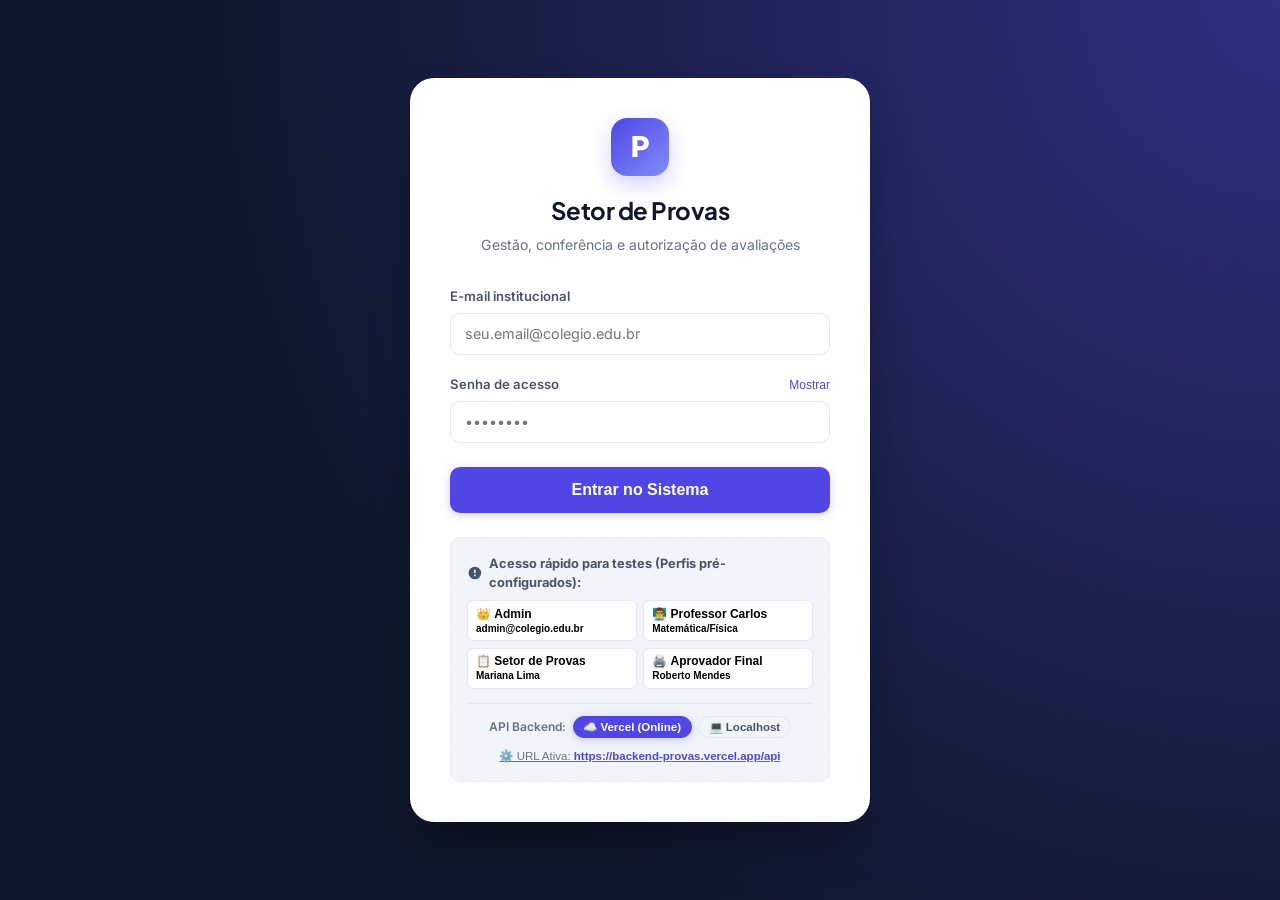
<file: frontend/index.html>
<!DOCTYPE html>
<html lang="pt-BR">
<head>
  <meta charset="UTF-8">
  <meta name="viewport" content="width=device-width, initial-scale=1.0">
  <title>Sistema de Gerenciamento do Setor de Provas</title>
  <script src="js/config.js"></script>
  <script src="js/api.js"></script>
  <script>
    // Redireciona com base no estado de autenticação
    document.addEventListener('DOMContentLoaded', () => {
      const token = localStorage.getItem('token');
      if (token) {
        window.location.href = 'dashboard.html';
      } else {
        window.location.href = 'login.html';
      }
    });
  </script>
</head>
<body style="background-color: #0f172a; color: #fff; font-family: sans-serif; display: flex; align-items: center; justify-content: center; height: 100vh; margin: 0;">
  <p>Redirecionando ao Sistema do Setor de Provas...</p>
</body>
</html>
</file>
<file: frontend/css/style.css>
/* ==========================================================================
   SISTEMA DE GERENCIAMENTO DO SETOR DE PROVAS - DESIGN SYSTEM
   ========================================================================== */
@import url('https://fonts.googleapis.com/css2?family=Plus+Jakarta+Sans:wght@400;500;600;700;800&family=Inter:wght@400;500;600;700&display=swap');

:root {
  /* Paleta Primária & Cores de Marca */
  --primary: #4f46e5;
  --primary-hover: #4338ca;
  --primary-light: #eef2ff;
  --primary-dark: #3730a3;
  --primary-glow: rgba(79, 70, 229, 0.25);

  --secondary: #0d9488;
  --secondary-hover: #0f766e;
  --secondary-light: #f0fdfa;

  /* Superfícies e Tons Neutros */
  --sidebar-bg: #0f172a;
  --sidebar-hover: #1e293b;
  --sidebar-border: #334155;
  --sidebar-text: #94a3b8;
  --sidebar-text-active: #ffffff;

  --bg-body: #f8fafc;
  --bg-card: #ffffff;
  --bg-muted: #f1f5f9;
  --border: #e2e8f0;
  --border-focus: #818cf8;

  --text-main: #0f172a;
  --text-secondary: #475569;
  --text-muted: #64748b;
  --text-light: #94a3b8;

  /* Status e Alertas */
  --success: #10b981;
  --success-light: #ecfdf5;
  --success-border: #a7f3d0;
  --success-text: #065f46;

  --warning: #f59e0b;
  --warning-light: #fffbeb;
  --warning-border: #fde68a;
  --warning-text: #92400e;

  --danger: #ef4444;
  --danger-light: #fef2f2;
  --danger-border: #fecaca;
  --danger-text: #991b1b;

  --info: #0284c7;
  --info-light: #f0f9ff;
  --info-border: #bae6fd;
  --info-text: #075985;

  --purple: #8b5cf6;
  --purple-light: #f5f3ff;
  --purple-border: #ddd6fe;
  --purple-text: #5b21b6;

  /* Dimensões e Efeitos */
  --sidebar-width: 260px;
  --header-height: 70px;
  --radius-sm: 6px;
  --radius-md: 10px;
  --radius-lg: 16px;
  --radius-xl: 24px;
  --radius-full: 9999px;

  --shadow-sm: 0 1px 2px 0 rgb(0 0 0 / 0.05);
  --shadow-md: 0 4px 6px -1px rgb(0 0 0 / 0.08), 0 2px 4px -2px rgb(0 0 0 / 0.05);
  --shadow-lg: 0 10px 15px -3px rgb(0 0 0 / 0.08), 0 4px 6px -4px rgb(0 0 0 / 0.04);
  --shadow-xl: 0 20px 25px -5px rgb(0 0 0 / 0.1), 0 8px 10px -6px rgb(0 0 0 / 0.04);

  --transition-fast: 150ms cubic-bezier(0.4, 0, 0.2, 1);
  --transition-normal: 250ms cubic-bezier(0.4, 0, 0.2, 1);
}

/* Reset Básico */
*, *::before, *::after {
  box-sizing: border-box;
  margin: 0;
  padding: 0;
}

body {
  font-family: 'Inter', system-ui, -apple-system, sans-serif;
  background-color: var(--bg-body);
  color: var(--text-main);
  line-height: 1.5;
  -webkit-font-smoothing: antialiased;
}

h1, h2, h3, h4, h5, h6 {
  font-family: 'Plus Jakarta Sans', system-ui, sans-serif;
  font-weight: 700;
  color: var(--text-main);
  letter-spacing: -0.02em;
}

a {
  color: var(--primary);
  text-decoration: none;
  transition: color var(--transition-fast);
}

a:hover {
  color: var(--primary-hover);
}

/* ==========================================================================
   LAYOUT PRINCIPAL
   ========================================================================== */
.app-container {
  display: flex;
  min-height: 100vh;
}

/* Sidebar */
.sidebar {
  width: var(--sidebar-width);
  background-color: var(--sidebar-bg);
  color: var(--sidebar-text);
  display: flex;
  flex-direction: column;
  position: fixed;
  top: 0;
  bottom: 0;
  left: 0;
  z-index: 100;
  transition: transform var(--transition-normal);
  border-right: 1px solid rgba(255, 255, 255, 0.08);
}

.sidebar-header {
  height: var(--header-height);
  display: flex;
  align-items: center;
  padding: 0 1.5rem;
  gap: 0.75rem;
  border-bottom: 1px solid rgba(255, 255, 255, 0.08);
}

.brand-logo-icon {
  width: 38px;
  height: 38px;
  background: linear-gradient(135deg, var(--primary), #818cf8);
  border-radius: var(--radius-md);
  display: flex;
  align-items: center;
  justify-content: center;
  color: #fff;
  font-weight: 800;
  font-size: 1.25rem;
  box-shadow: 0 4px 12px var(--primary-glow);
}

.brand-title {
  display: flex;
  flex-direction: column;
}

.brand-name {
  font-size: 1rem;
  font-weight: 800;
  color: #fff;
  letter-spacing: -0.01em;
}

.brand-subtitle {
  font-size: 0.7rem;
  color: var(--secondary);
  font-weight: 600;
  text-transform: uppercase;
  letter-spacing: 0.05em;
}

.sidebar-nav {
  flex: 1;
  padding: 1.5rem 1rem;
  overflow-y: auto;
  display: flex;
  flex-direction: column;
  gap: 0.35rem;
}

.nav-section-title {
  font-size: 0.68rem;
  font-weight: 700;
  text-transform: uppercase;
  letter-spacing: 0.08em;
  color: var(--text-light);
  padding: 0.75rem 0.75rem 0.25rem;
}

.nav-item {
  display: flex;
  align-items: center;
  gap: 0.85rem;
  padding: 0.7rem 0.85rem;
  color: var(--sidebar-text);
  border-radius: var(--radius-md);
  font-size: 0.9rem;
  font-weight: 500;
  transition: all var(--transition-fast);
}

.nav-item svg {
  width: 20px;
  height: 20px;
  stroke-width: 2;
  flex-shrink: 0;
}

.nav-item:hover {
  background-color: var(--sidebar-hover);
  color: var(--sidebar-text-active);
  transform: translateX(3px);
}

.nav-item.active {
  background-color: var(--primary);
  color: #ffffff;
  box-shadow: 0 4px 12px var(--primary-glow);
}

.sidebar-footer {
  padding: 1.25rem 1rem;
  border-top: 1px solid rgba(255, 255, 255, 0.08);
}

/* Conteúdo Principal */
.main-wrapper {
  flex: 1;
  margin-left: var(--sidebar-width);
  display: flex;
  flex-direction: column;
  min-height: 100vh;
}

/* Header Superior */
.top-header {
  height: var(--header-height);
  background-color: var(--bg-card);
  border-bottom: 1px solid var(--border);
  display: flex;
  align-items: center;
  justify-content: space-between;
  padding: 0 2rem;
  position: sticky;
  top: 0;
  z-index: 50;
  backdrop-filter: blur(8px);
}

.header-left {
  display: flex;
  align-items: center;
  gap: 1rem;
}

.toggle-sidebar-btn {
  display: none;
  background: none;
  border: none;
  color: var(--text-secondary);
  cursor: pointer;
  padding: 0.5rem;
  border-radius: var(--radius-sm);
}

.page-title-header {
  font-size: 1.25rem;
  font-weight: 700;
  color: var(--text-main);
}

.header-right {
  display: flex;
  align-items: center;
  gap: 1.25rem;
}

.user-profile-widget {
  display: flex;
  align-items: center;
  gap: 0.75rem;
}

.user-avatar {
  width: 40px;
  height: 40px;
  background: linear-gradient(135deg, #6366f1, #4f46e5);
  color: #fff;
  border-radius: var(--radius-full);
  display: flex;
  align-items: center;
  justify-content: center;
  font-weight: 700;
  font-size: 0.9rem;
  box-shadow: var(--shadow-sm);
}

.user-meta {
  display: flex;
  flex-direction: column;
}

.user-name {
  font-size: 0.88rem;
  font-weight: 600;
  color: var(--text-main);
}

.user-role-badge {
  font-size: 0.7rem;
  font-weight: 600;
  padding: 0.15rem 0.5rem;
  border-radius: var(--radius-full);
  display: inline-block;
  width: fit-content;
}

.badge-admin { background: #fef2f2; color: #dc2626; border: 1px solid #fecaca; }
.badge-professor { background: #eef2ff; color: #4338ca; border: 1px solid #c7d2fe; }
.badge-setor_provas { background: #f0fdf4; color: #15803d; border: 1px solid #bbf7d0; }
.badge-aprovador { background: #faf5ff; color: #7e22ce; border: 1px solid #e9d5ff; }
.badge-coordenacao { background: #f0fdfa; color: #0f766e; border: 1px solid #99f6e4; }

.btn-logout {
  display: flex;
  align-items: center;
  gap: 0.4rem;
  padding: 0.5rem 0.85rem;
  font-size: 0.85rem;
  color: var(--danger);
  background-color: var(--danger-light);
  border: 1px solid var(--danger-border);
  border-radius: var(--radius-md);
  font-weight: 600;
  cursor: pointer;
  transition: all var(--transition-fast);
}

.btn-logout:hover {
  background-color: #fee2e2;
  transform: translateY(-1px);
}

/* Área de Conteúdo da Página */
.page-content {
  flex: 1;
  padding: 2rem;
  max-width: 1440px;
  width: 100%;
  margin: 0 auto;
}

/* ==========================================================================
   CARDS E INDICADORES (DASHBOARD)
   ========================================================================== */
.stats-grid {
  display: grid;
  grid-template-columns: repeat(auto-fit, minmax(220px, 1fr));
  gap: 1.25rem;
  margin-bottom: 2rem;
}

.stat-card {
  background-color: var(--bg-card);
  border: 1px solid var(--border);
  border-radius: var(--radius-lg);
  padding: 1.25rem 1.5rem;
  box-shadow: var(--shadow-sm);
  display: flex;
  flex-direction: column;
  transition: all var(--transition-normal);
  position: relative;
  overflow: hidden;
}

.stat-card:hover {
  transform: translateY(-3px);
  box-shadow: var(--shadow-md);
  border-color: var(--border-focus);
}

.stat-card-top {
  display: flex;
  align-items: center;
  justify-content: space-between;
  margin-bottom: 0.75rem;
}

.stat-title {
  font-size: 0.82rem;
  font-weight: 600;
  color: var(--text-muted);
  text-transform: uppercase;
  letter-spacing: 0.05em;
}

.stat-icon {
  width: 36px;
  height: 36px;
  border-radius: var(--radius-md);
  display: flex;
  align-items: center;
  justify-content: center;
}

.stat-icon svg {
  width: 20px;
  height: 20px;
}

.stat-number {
  font-size: 2.1rem;
  font-weight: 800;
  line-height: 1;
  color: var(--text-main);
  margin-bottom: 0.5rem;
  font-family: 'Plus Jakarta Sans', sans-serif;
}

.stat-desc {
  font-size: 0.78rem;
  color: var(--text-muted);
}

/* Variações de cor dos cards */
.stat-card.c-primary .stat-icon { background: var(--primary-light); color: var(--primary); }
.stat-card.c-warning .stat-icon { background: var(--warning-light); color: var(--warning); }
.stat-card.c-purple .stat-icon { background: var(--purple-light); color: var(--purple); }
.stat-card.c-info .stat-icon { background: var(--info-light); color: var(--info); }
.stat-card.c-success .stat-icon { background: var(--success-light); color: var(--success); }
.stat-card.c-danger .stat-icon { background: var(--danger-light); color: var(--danger); }

/* Banner de Alerta / Ação Necessária */
.action-banner {
  background: linear-gradient(135deg, #1e1b4b, #312e81);
  color: #fff;
  border-radius: var(--radius-lg);
  padding: 1.25rem 1.75rem;
  margin-bottom: 2rem;
  display: flex;
  align-items: center;
  justify-content: space-between;
  box-shadow: var(--shadow-md);
  gap: 1.5rem;
}

.banner-content h3 {
  color: #fff;
  font-size: 1.15rem;
  margin-bottom: 0.25rem;
}

.banner-content p {
  color: #c7d2fe;
  font-size: 0.88rem;
}

/* ==========================================================================
   FILTROS RÁPIDOS & BARRA DE BUSCA
   ========================================================================== */
.filter-bar-card {
  background-color: var(--bg-card);
  border: 1px solid var(--border);
  border-radius: var(--radius-lg);
  padding: 1.25rem 1.5rem;
  margin-bottom: 1.75rem;
  box-shadow: var(--shadow-sm);
}

.filter-grid {
  display: grid;
  grid-template-columns: repeat(auto-fit, minmax(180px, 1fr));
  gap: 1rem;
  align-items: flex-end;
}

.form-group {
  display: flex;
  flex-direction: column;
  gap: 0.4rem;
}

.form-label {
  font-size: 0.82rem;
  font-weight: 600;
  color: var(--text-secondary);
}

.form-control {
  width: 100%;
  height: 42px;
  padding: 0 0.85rem;
  font-size: 0.9rem;
  color: var(--text-main);
  background-color: #fff;
  border: 1px solid var(--border);
  border-radius: var(--radius-md);
  transition: all var(--transition-fast);
  font-family: inherit;
}

.form-control:focus {
  outline: none;
  border-color: var(--primary);
  box-shadow: 0 0 0 3px var(--primary-glow);
}

textarea.form-control {
  height: auto;
  min-height: 85px;
  padding: 0.75rem 0.85rem;
}

/* Pill Tabs de Filtro Rápido (Trimestre & AG/AD) */
.pill-filter-group {
  display: flex;
  align-items: center;
  gap: 0.5rem;
  flex-wrap: wrap;
  margin-top: 0.75rem;
  padding-top: 0.75rem;
  border-top: 1px solid var(--border);
}

.pill-filter-label {
  font-size: 0.8rem;
  font-weight: 700;
  color: var(--text-muted);
  margin-right: 0.5rem;
}

.pill-btn {
  background: var(--bg-muted);
  border: 1px solid var(--border);
  color: var(--text-secondary);
  padding: 0.35rem 0.85rem;
  border-radius: var(--radius-full);
  font-size: 0.8rem;
  font-weight: 600;
  cursor: pointer;
  transition: all var(--transition-fast);
}

.pill-btn:hover {
  background: #e2e8f0;
  color: var(--text-main);
}

.pill-btn.active {
  background: var(--primary);
  color: #fff;
  border-color: var(--primary);
  box-shadow: 0 2px 8px var(--primary-glow);
}

/* ==========================================================================
   BOTÕES E COMPONENTES DE AÇÃO
   ========================================================================== */
.btn {
  display: inline-flex;
  align-items: center;
  justify-content: center;
  gap: 0.5rem;
  height: 42px;
  padding: 0 1.25rem;
  font-size: 0.9rem;
  font-weight: 600;
  border-radius: var(--radius-md);
  border: 1px solid transparent;
  cursor: pointer;
  transition: all var(--transition-fast);
  white-space: nowrap;
}

.btn svg {
  width: 18px;
  height: 18px;
}

.btn-primary {
  background-color: var(--primary);
  color: #fff;
  box-shadow: 0 2px 8px var(--primary-glow);
}

.btn-primary:hover {
  background-color: var(--primary-hover);
  transform: translateY(-1px);
}

.btn-secondary {
  background-color: var(--bg-card);
  border-color: var(--border);
  color: var(--text-main);
}

.btn-secondary:hover {
  background-color: var(--bg-muted);
}

.btn-success {
  background-color: var(--success);
  color: #fff;
}

.btn-success:hover {
  background-color: #059669;
}

.btn-danger {
  background-color: var(--danger);
  color: #fff;
}

.btn-danger:hover {
  background-color: #dc2626;
}

.btn-print {
  background: linear-gradient(135deg, #059669, #10b981);
  color: #fff;
  font-weight: 700;
  box-shadow: 0 4px 14px rgba(16, 185, 129, 0.35);
}

.btn-print:hover:not(:disabled) {
  background: linear-gradient(135deg, #047857, #059669);
  transform: translateY(-2px);
}

.btn-print:disabled {
  background: #cbd5e1;
  color: #64748b;
  cursor: not-allowed;
  box-shadow: none;
  opacity: 0.7;
}

.btn-sm {
  height: 32px;
  padding: 0 0.85rem;
  font-size: 0.8rem;
}

/* ==========================================================================
   TABELAS E LISTAGENS
   ========================================================================== */
.table-card {
  background-color: var(--bg-card);
  border: 1px solid var(--border);
  border-radius: var(--radius-lg);
  box-shadow: var(--shadow-sm);
  overflow: hidden;
  margin-bottom: 2rem;
}

.table-header-box {
  padding: 1.25rem 1.5rem;
  display: flex;
  align-items: center;
  justify-content: space-between;
  border-bottom: 1px solid var(--border);
}

.table-title {
  font-size: 1.1rem;
  font-weight: 700;
}

.table-responsive {
  width: 100%;
  overflow-x: auto;
}

.data-table {
  width: 100%;
  border-collapse: collapse;
  text-align: left;
  font-size: 0.88rem;
}

.data-table th {
  background-color: #f8fafc;
  color: var(--text-muted);
  font-weight: 600;
  font-size: 0.75rem;
  text-transform: uppercase;
  letter-spacing: 0.05em;
  padding: 0.85rem 1.25rem;
  border-bottom: 1px solid var(--border);
  white-space: nowrap;
}

.data-table td {
  padding: 1rem 1.25rem;
  border-bottom: 1px solid var(--border);
  color: var(--text-secondary);
  vertical-align: middle;
}

.data-table tbody tr {
  transition: background-color var(--transition-fast);
}

.data-table tbody tr:hover {
  background-color: #f8fafc;
}

.data-table tbody tr:last-child td {
  border-bottom: none;
}

/* Badges de Status das Provas */
.status-badge {
  display: inline-flex;
  align-items: center;
  gap: 0.35rem;
  padding: 0.25rem 0.65rem;
  border-radius: var(--radius-full);
  font-size: 0.75rem;
  font-weight: 600;
  white-space: nowrap;
}

.status-enviada { background: #e0f2fe; color: #0369a1; border: 1px solid #bae6fd; }
.status-aguardando-conferencia { background: #fef3c7; color: #b45309; border: 1px solid #fde68a; }
.status-em-conferencia { background: #f3e8ff; color: #6b21a8; border: 1px solid #e9d5ff; }
.status-aguardando-correcao { background: #ffedd5; color: #c2410c; border: 1px solid #fed7aa; }
.status-aguardando-validacao-do-professor { background: #cffafe; color: #0e7490; border: 1px solid #a5f3fc; }
.status-ajustes-solicitados { background: #ffe4e6; color: #be123c; border: 1px solid #fecdd3; }
.status-aguardando-aprovacao-final { background: #e0e7ff; color: #4338ca; border: 1px solid #c7d2fe; }
.status-aprovada-para-impressao {
  background: #d1fae5;
  color: #047857;
  border: 1px solid #a7f3d0;
  box-shadow: 0 0 10px rgba(16, 185, 129, 0.2);
}
.status-concluida { background: #f1f5f9; color: #334155; border: 1px solid #cbd5e1; }

.status-dot {
  width: 7px;
  height: 7px;
  border-radius: 50%;
  background-color: currentColor;
}

/* Badges de Divisão (AG / AD) e Trimestre */
.badge-divisao {
  font-size: 0.72rem;
  font-weight: 700;
  padding: 0.15rem 0.5rem;
  border-radius: var(--radius-sm);
  display: inline-block;
}

.badge-divisao-ag {
  background-color: #e0e7ff;
  color: #3730a3;
  border: 1px solid #c7d2fe;
}

.badge-divisao-ad {
  background-color: #ccfbf1;
  color: #115e59;
  border: 1px solid #99f6e4;
}

.badge-trimestre {
  font-size: 0.72rem;
  font-weight: 600;
  color: var(--text-muted);
  background: var(--bg-muted);
  padding: 0.15rem 0.45rem;
  border-radius: var(--radius-sm);
  border: 1px solid var(--border);
}

/* ==========================================================================
   ESTEIRA / TIMELINE DE STATUS NA TELA DE DETALHES
   ========================================================================== */
.stepper-container {
  background-color: var(--bg-card);
  border: 1px solid var(--border);
  border-radius: var(--radius-lg);
  padding: 1.5rem 2rem;
  margin-bottom: 2rem;
  box-shadow: var(--shadow-sm);
}

.stepper-steps {
  display: flex;
  align-items: center;
  justify-content: space-between;
  position: relative;
}

.stepper-steps::before {
  content: '';
  position: absolute;
  top: 20px;
  left: 30px;
  right: 30px;
  height: 3px;
  background-color: var(--border);
  z-index: 1;
}

.step-item {
  position: relative;
  z-index: 2;
  display: flex;
  flex-direction: column;
  align-items: center;
  gap: 0.5rem;
  text-align: center;
  max-width: 140px;
}

.step-circle {
  width: 42px;
  height: 42px;
  border-radius: 50%;
  background-color: #fff;
  border: 3px solid var(--border);
  color: var(--text-muted);
  display: flex;
  align-items: center;
  justify-content: center;
  font-weight: 700;
  font-size: 0.95rem;
  transition: all var(--transition-normal);
}

.step-title {
  font-size: 0.78rem;
  font-weight: 600;
  color: var(--text-muted);
}

.step-item.completed .step-circle {
  background-color: var(--success);
  border-color: var(--success);
  color: #fff;
}

.step-item.completed .step-title {
  color: var(--success-text);
  font-weight: 700;
}

.step-item.active .step-circle {
  background-color: #fff;
  border-color: var(--primary);
  color: var(--primary);
  box-shadow: 0 0 0 4px var(--primary-glow);
}

.step-item.active .step-title {
  color: var(--primary);
  font-weight: 700;
}

/* ==========================================================================
   MODAIS E OVERLAYS
   ========================================================================== */
.modal-overlay {
  position: fixed;
  inset: 0;
  background-color: rgba(15, 23, 42, 0.65);
  backdrop-filter: blur(4px);
  z-index: 1000;
  display: flex;
  align-items: center;
  justify-content: center;
  padding: 1.5rem;
  opacity: 0;
  visibility: hidden;
  transition: all var(--transition-normal);
}

.modal-overlay.active {
  opacity: 1;
  visibility: visible;
}

.modal-card {
  background-color: var(--bg-card);
  border-radius: var(--radius-xl);
  width: 100%;
  max-width: 600px;
  max-height: 90vh;
  overflow-y: auto;
  box-shadow: var(--shadow-xl);
  transform: scale(0.95) translateY(10px);
  transition: all var(--transition-normal);
}

.modal-overlay.active .modal-card {
  transform: scale(1) translateY(0);
}

.modal-header {
  padding: 1.25rem 1.75rem;
  border-bottom: 1px solid var(--border);
  display: flex;
  align-items: center;
  justify-content: space-between;
}

.modal-title {
  font-size: 1.2rem;
  font-weight: 700;
}

.modal-close-btn {
  background: none;
  border: none;
  font-size: 1.5rem;
  color: var(--text-muted);
  cursor: pointer;
  line-height: 1;
  padding: 0.25rem;
  border-radius: var(--radius-sm);
}

.modal-close-btn:hover {
  color: var(--danger);
}

.modal-body {
  padding: 1.75rem;
  display: flex;
  flex-direction: column;
  gap: 1.25rem;
}

.modal-footer {
  padding: 1.25rem 1.75rem;
  border-top: 1px solid var(--border);
  display: flex;
  align-items: center;
  justify-content: flex-end;
  gap: 0.75rem;
  background-color: #f8fafc;
  border-radius: 0 0 var(--radius-xl) var(--radius-xl);
}

/* ==========================================================================
   TOAST NOTIFICATIONS
   ========================================================================== */
.toast-container {
  position: fixed;
  bottom: 1.5rem;
  right: 1.5rem;
  z-index: 2000;
  display: flex;
  flex-direction: column;
  gap: 0.75rem;
  max-width: 400px;
}

.toast {
  background-color: #ffffff;
  border: 1px solid var(--border);
  border-radius: var(--radius-lg);
  padding: 1rem 1.25rem;
  box-shadow: var(--shadow-lg);
  display: flex;
  align-items: center;
  gap: 0.75rem;
  font-size: 0.88rem;
  animation: toastSlideIn 250ms ease forwards;
  transition: opacity 300ms ease, transform 300ms ease;
}

.toast.toast-fade-out {
  opacity: 0;
  transform: translateX(20px);
}

.toast-icon {
  width: 24px;
  height: 24px;
  flex-shrink: 0;
}

.toast-success .toast-icon { color: var(--success); }
.toast-error .toast-icon { color: var(--danger); }
.toast-warning .toast-icon { color: var(--warning); }
.toast-info .toast-icon { color: var(--info); }

.toast-content {
  flex: 1;
  color: var(--text-main);
  font-weight: 500;
}

.toast-close {
  background: none;
  border: none;
  color: var(--text-muted);
  cursor: pointer;
  font-size: 1.25rem;
  line-height: 1;
}

@keyframes toastSlideIn {
  from {
    transform: translateY(20px);
    opacity: 0;
  }
  to {
    transform: translateY(0);
    opacity: 1;
  }
}

/* ==========================================================================
   TELA DE LOGIN
   ========================================================================== */
.login-body {
  min-height: 100vh;
  display: flex;
  align-items: center;
  justify-content: center;
  background: radial-gradient(circle at top right, #312e81, #0f172a 70%);
  padding: 1.5rem;
}

.login-card {
  width: 100%;
  max-width: 460px;
  background: #ffffff;
  border-radius: var(--radius-xl);
  box-shadow: 0 25px 50px -12px rgba(0, 0, 0, 0.4);
  padding: 2.5rem;
}

.login-header {
  text-align: center;
  margin-bottom: 2rem;
}

.login-logo {
  width: 58px;
  height: 58px;
  margin: 0 auto 1rem;
  background: linear-gradient(135deg, var(--primary), #818cf8);
  border-radius: var(--radius-lg);
  display: flex;
  align-items: center;
  justify-content: center;
  color: #fff;
  font-size: 1.8rem;
  font-weight: 800;
  box-shadow: 0 8px 20px var(--primary-glow);
}

.login-title {
  font-size: 1.5rem;
  color: var(--text-main);
  margin-bottom: 0.35rem;
}

.login-subtitle {
  font-size: 0.88rem;
  color: var(--text-muted);
}

.demo-credentials-box {
  background: var(--bg-muted);
  border: 1px dashed var(--border);
  border-radius: var(--radius-md);
  padding: 1rem;
  margin-top: 1.5rem;
  font-size: 0.8rem;
}

.demo-title {
  font-weight: 700;
  color: var(--text-secondary);
  margin-bottom: 0.5rem;
  display: flex;
  align-items: center;
  gap: 0.4rem;
}

.demo-buttons-grid {
  display: grid;
  grid-template-columns: 1fr 1fr;
  gap: 0.4rem;
}

.btn-demo-fill {
  background: #fff;
  border: 1px solid var(--border);
  border-radius: var(--radius-sm);
  padding: 0.35rem 0.5rem;
  font-size: 0.75rem;
  font-weight: 600;
  cursor: pointer;
  text-align: left;
  transition: all var(--transition-fast);
}

.btn-demo-fill:hover {
  border-color: var(--primary);
  color: var(--primary);
  background-color: var(--primary-light);
}

/* ==========================================================================
   ESTADOS VAZIOS (EMPTY STATES) E CARREGAMENTO
   ========================================================================== */
.empty-state {
  padding: 3.5rem 1.5rem;
  text-align: center;
  display: flex;
  flex-direction: column;
  align-items: center;
  justify-content: center;
}

.empty-state-icon {
  width: 64px;
  height: 64px;
  color: var(--text-light);
  margin-bottom: 1rem;
}

.empty-state-title {
  font-size: 1.15rem;
  font-weight: 700;
  color: var(--text-main);
  margin-bottom: 0.35rem;
}

.empty-state-desc {
  font-size: 0.88rem;
  color: var(--text-muted);
  max-width: 400px;
  margin-bottom: 1.25rem;
}

.loading-spinner {
  width: 32px;
  height: 32px;
  border: 3px solid var(--border);
  border-top-color: var(--primary);
  border-radius: 50%;
  animation: spin 0.8s linear infinite;
  margin: 2rem auto;
}

@keyframes spin {
  to { transform: rotate(360deg); }
}

/* ==========================================================================
   RESPONSIVIDADE (MOBILE & TABLET)
   ========================================================================== */
@media (max-width: 992px) {
  .sidebar {
    transform: translateX(-100%);
  }

  .sidebar.sidebar-open {
    transform: translateX(0);
    box-shadow: 0 0 50px rgba(0, 0, 0, 0.5);
  }

  .main-wrapper {
    margin-left: 0;
  }

  .toggle-sidebar-btn {
    display: block;
  }

  .page-content {
    padding: 1.25rem;
  }

  .top-header {
    padding: 0 1.25rem;
  }
}

@media (max-width: 640px) {
  .user-meta {
    display: none;
  }

  .filter-grid {
    grid-template-columns: 1fr;
  }

  .action-banner {
    flex-direction: column;
    align-items: flex-start;
  }

  .demo-buttons-grid {
    grid-template-columns: 1fr;
  }
}
</file>
